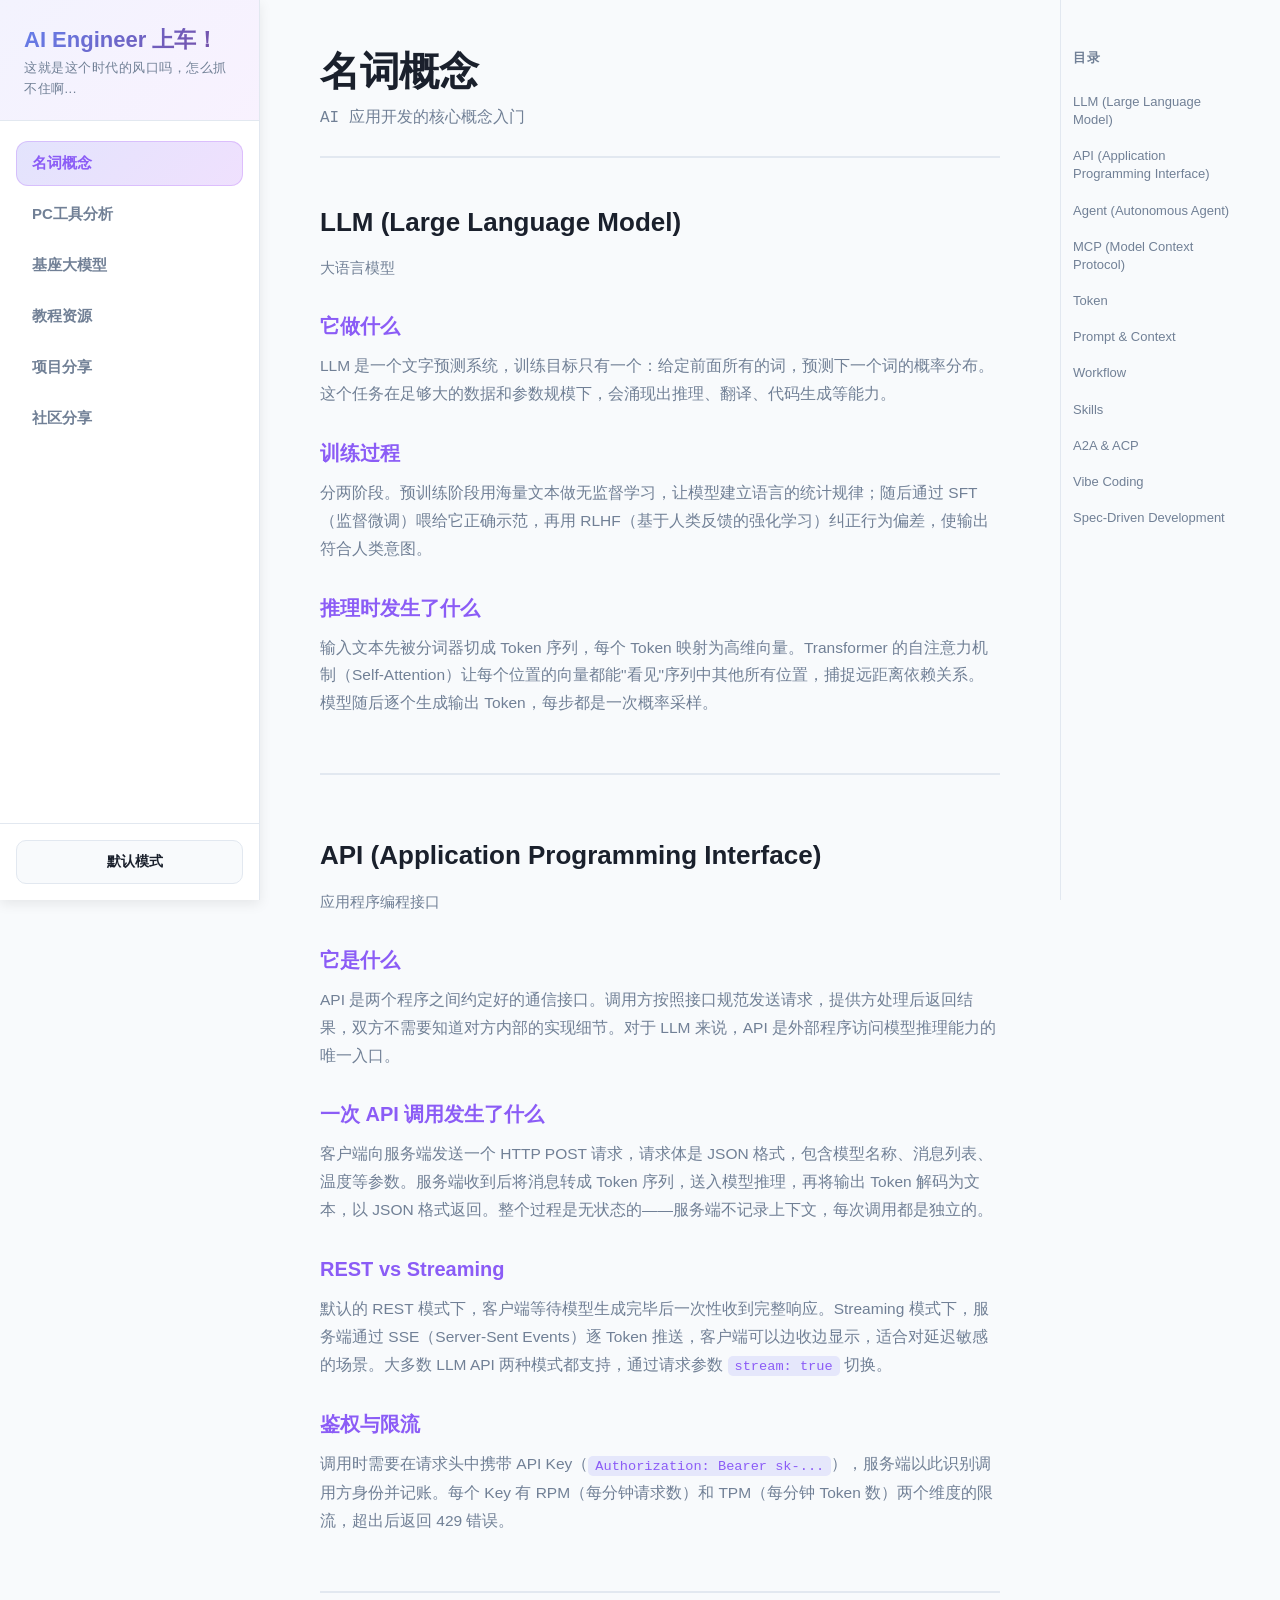
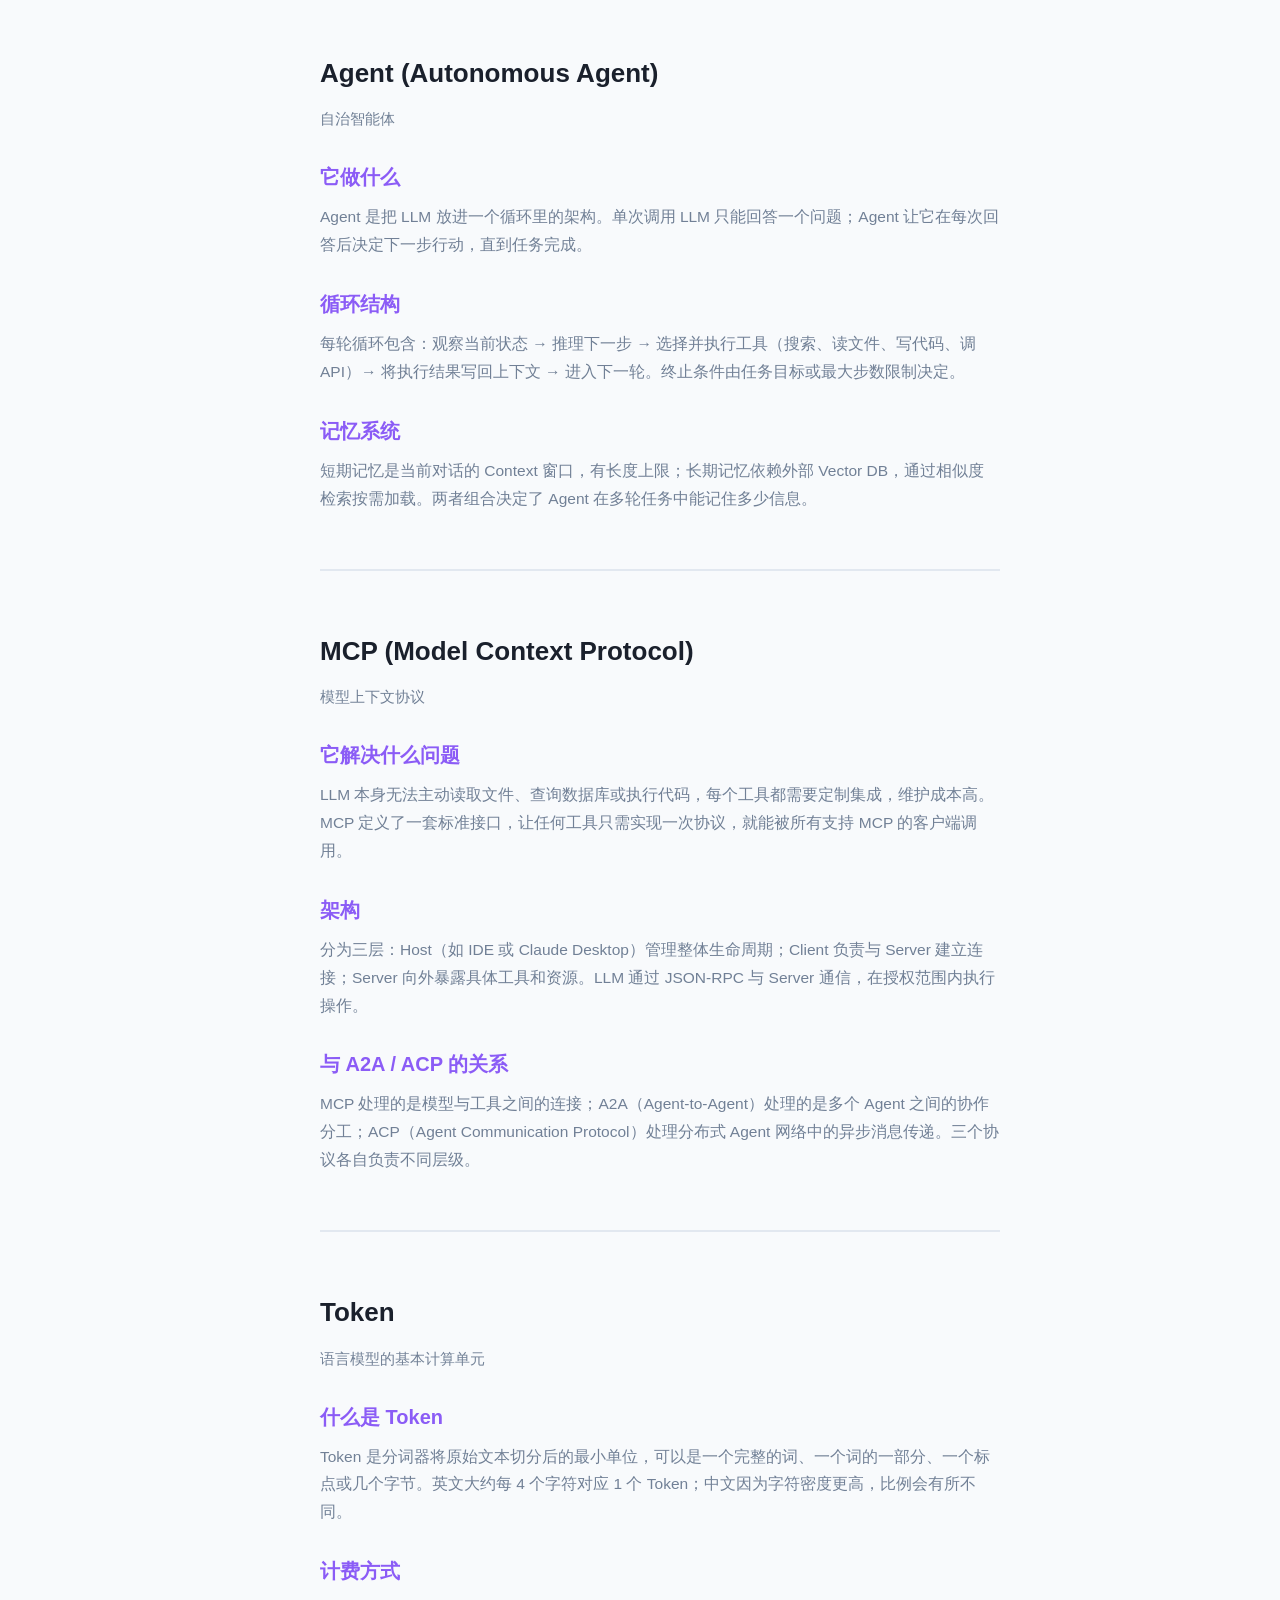
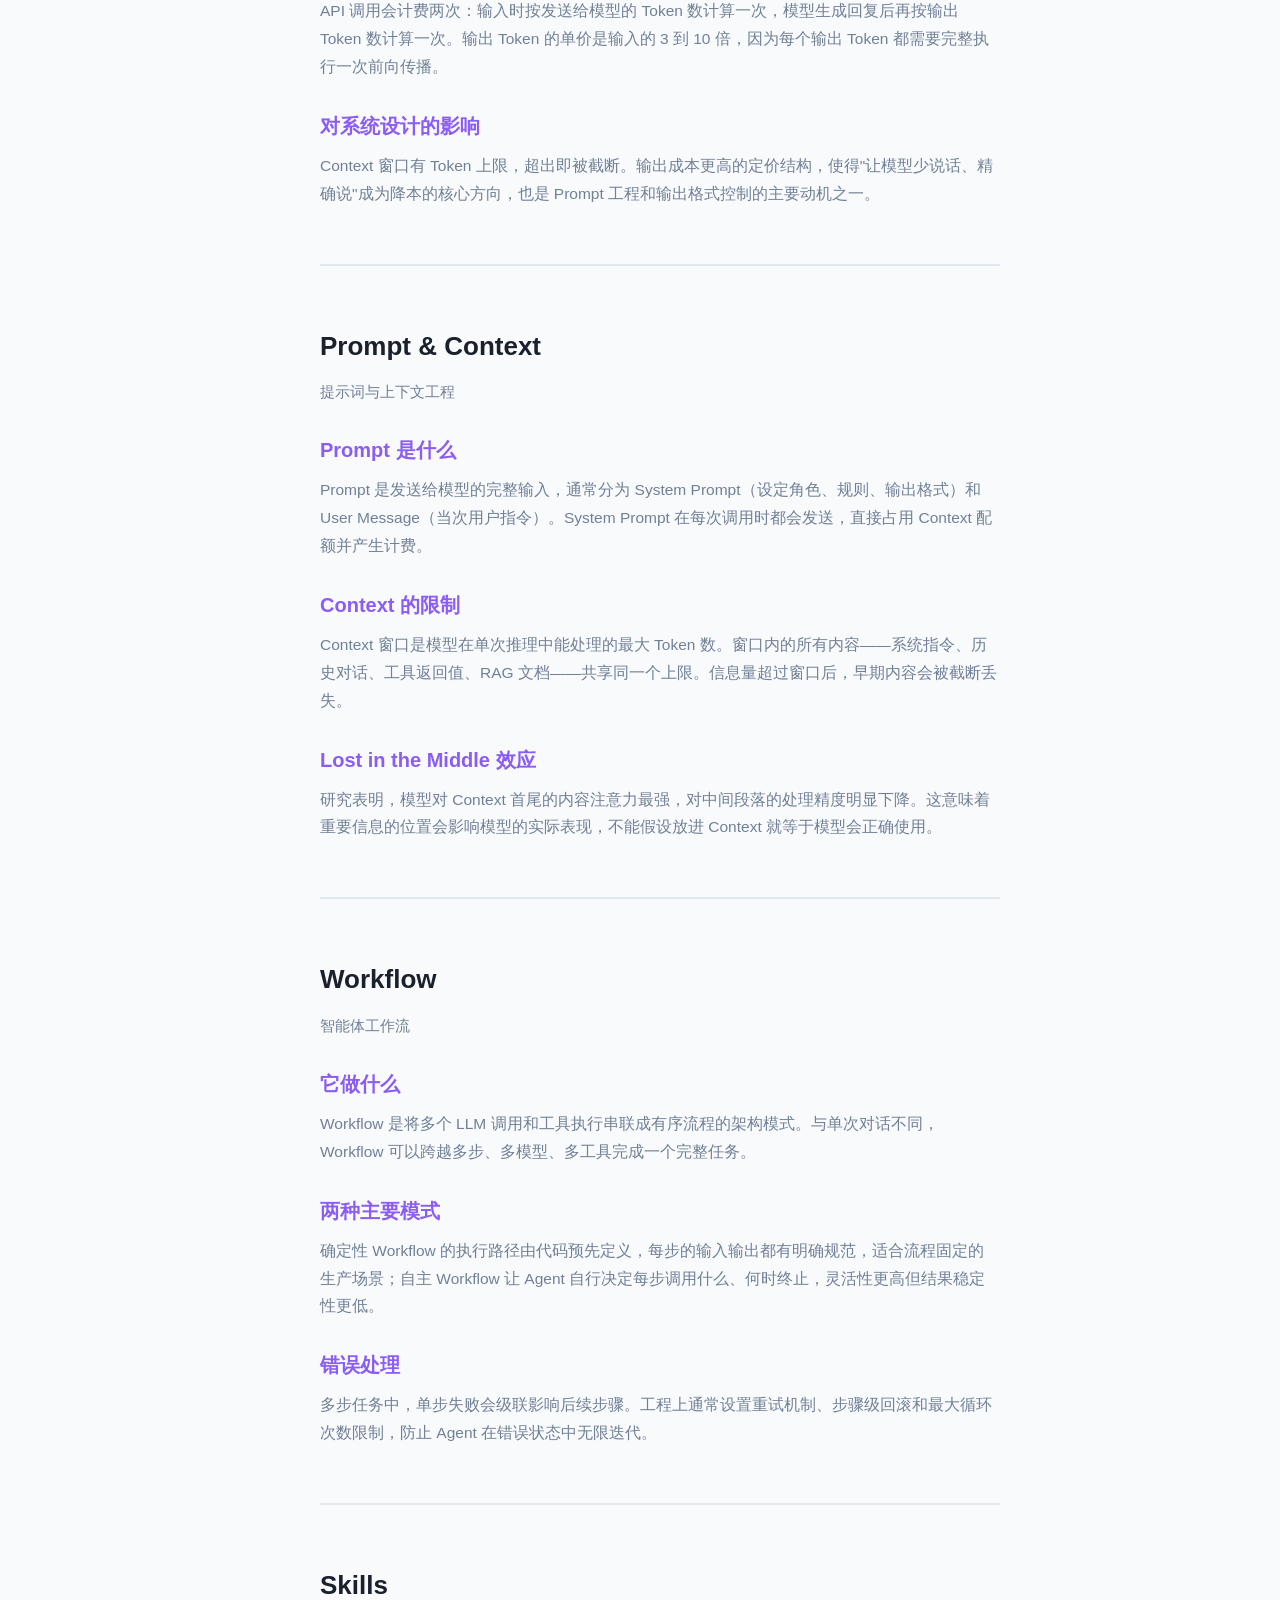
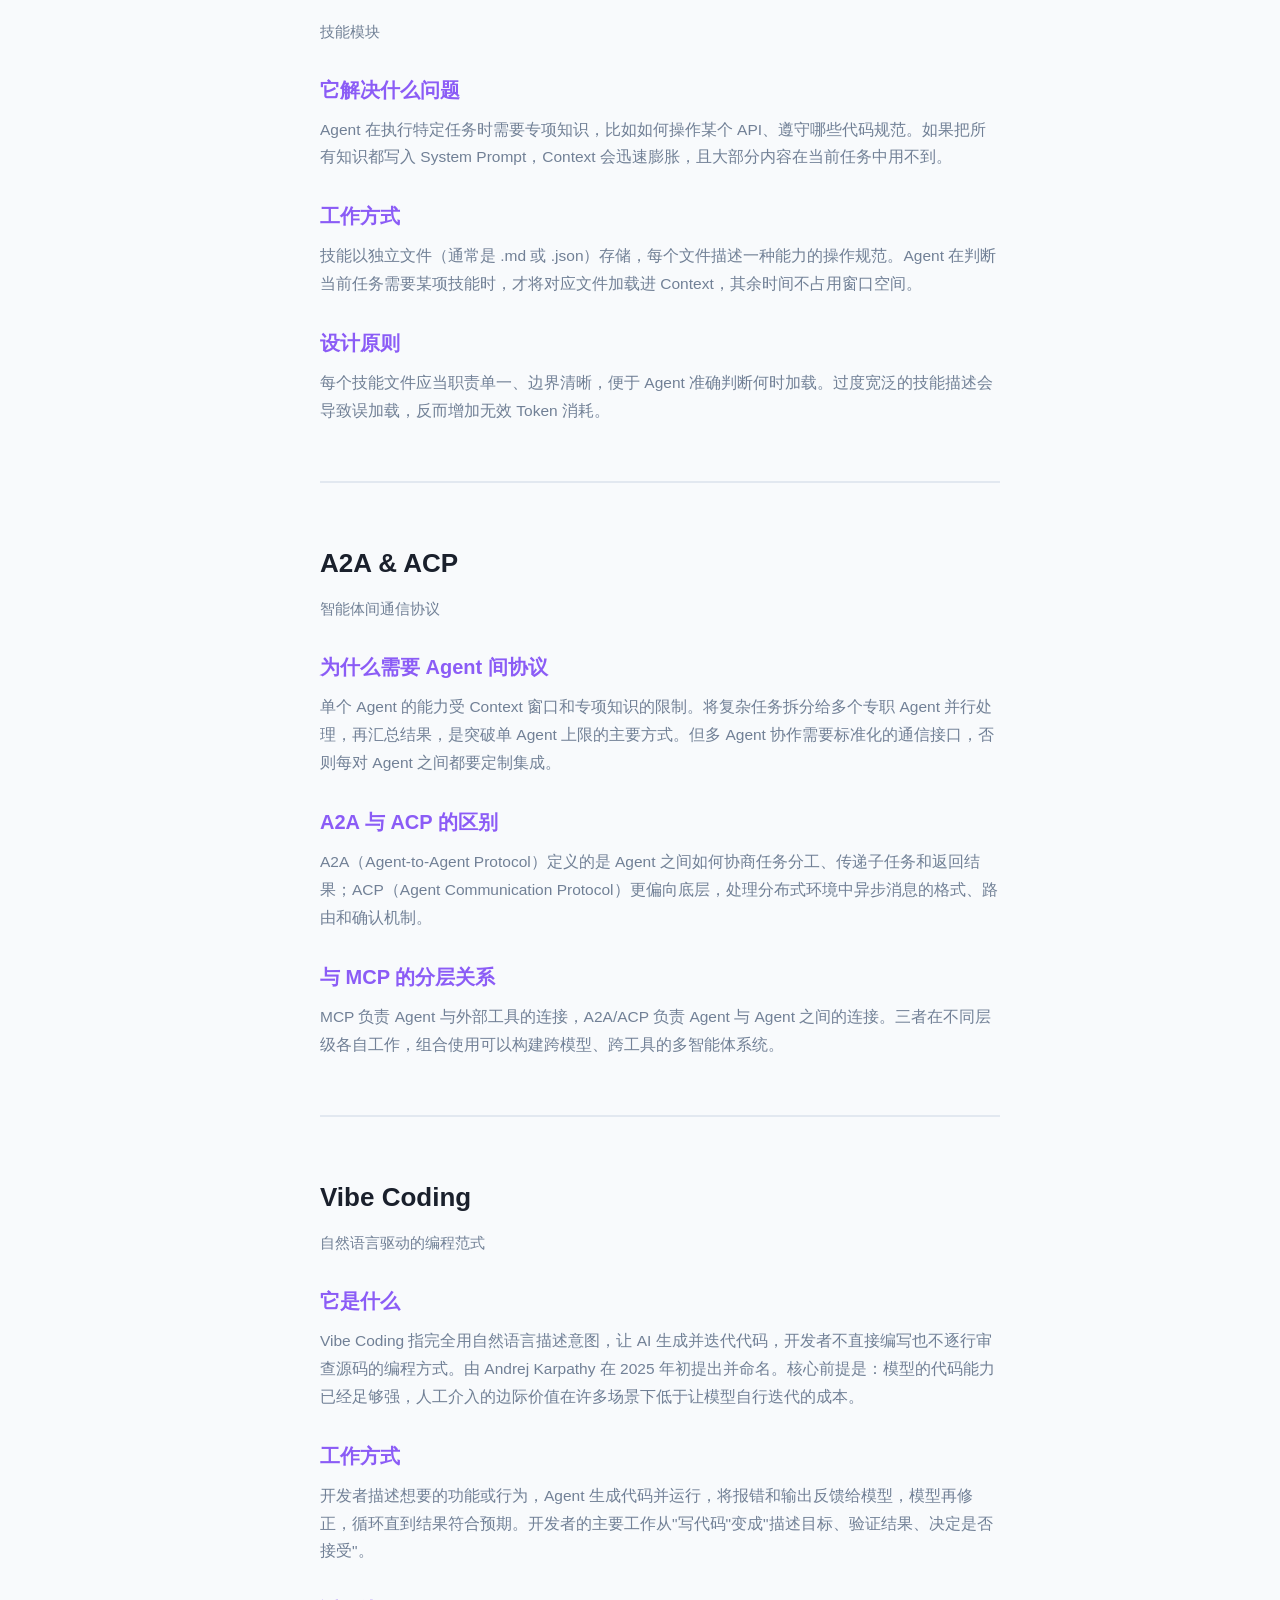
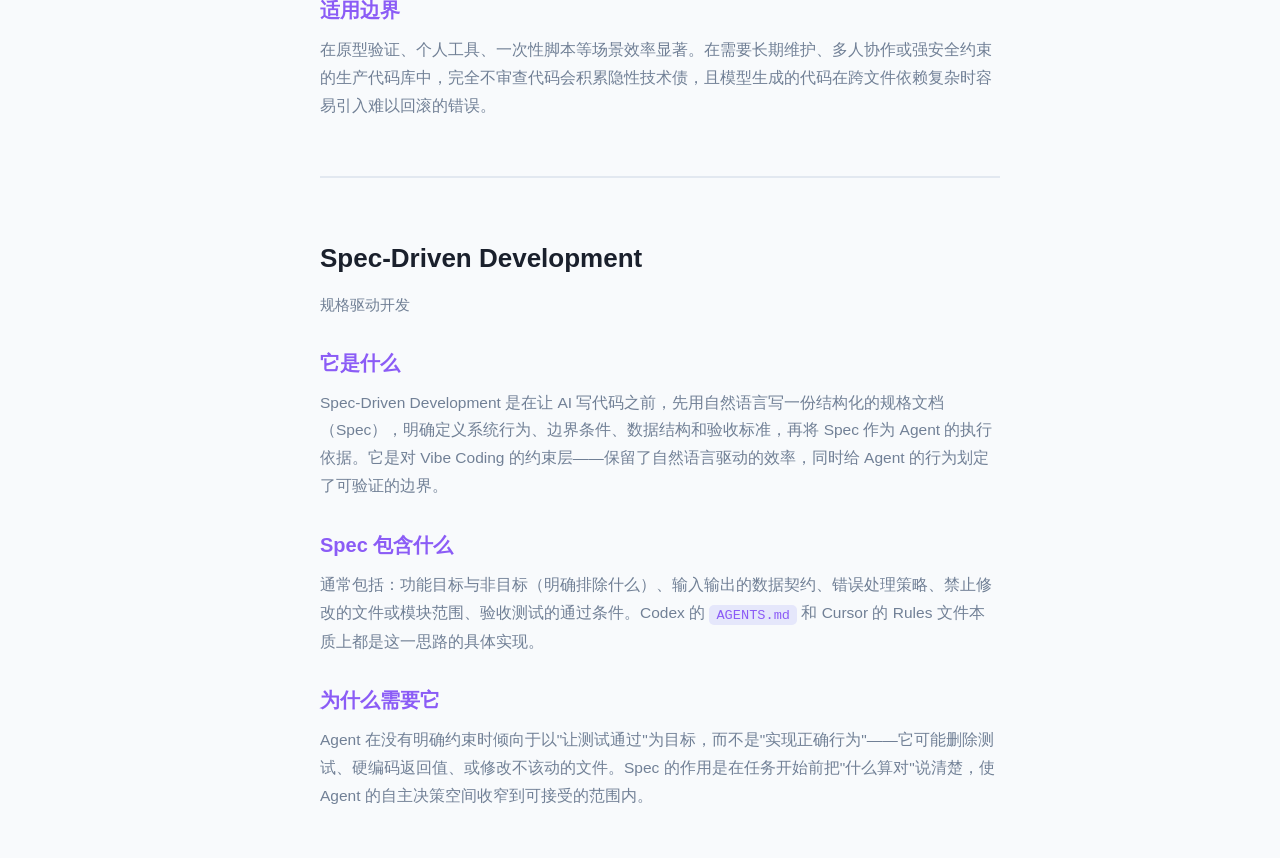
<file: index.html>
<!DOCTYPE html>
<html lang="zh-CN">
<head>
    <meta charset="UTF-8">
    <meta name="viewport" content="width=device-width, initial-scale=1.0, maximum-scale=1.0, user-scalable=no">
    <title>AI Engineer 上车</title>
    <link rel="preconnect" href="https://fonts.googleapis.cn">
    <link rel="preconnect" href="https://fonts.gstatic.com" crossorigin>
    <link href="https://fonts.googleapis.cn/css2?family=Inter:wght@400;500;600;700&family=JetBrains+Mono:wght@400;500&display=swap" rel="stylesheet">

    <!-- CSS 按职责拆分 -->
    <link rel="stylesheet" href="css/variables.css">
    <link rel="stylesheet" href="css/base.css">
    <link rel="stylesheet" href="css/layout.css">
    <link rel="stylesheet" href="css/components.css">
    <link rel="stylesheet" href="css/responsive.css">
</head>
<body data-theme="default">
    <canvas id="bg-canvas"></canvas>

    <div id="app">
        <!-- 左侧导航栏 -->
        <aside class="sidebar" id="sidebar">
            <div class="sidebar-header">
                <div class="brand-text">
                    <div class="brand-title">AI Engineer 上车！</div>
                    <div class="brand-subtitle">这就是这个时代的风口吗，怎么抓不住啊...</div>
                </div>
            </div>
            <nav class="sidebar-nav" id="sidebarNav">
                <!-- 由 JS 根据 config/nav.js 动态生成 -->
            </nav>
            <div class="theme-switcher-container">
                <button id="themeSwitcher" class="theme-btn" title="点击切换视觉风格">
                    <span class="theme-icon" id="themeIcon">✨</span>
                    <span class="theme-text" id="themeText">默认模式</span>
                </button>
            </div>
        </aside>

        <!-- 桌面端内容区（由 ContentRenderer 动态填充） -->
        <div id="desktop-panels"></div>

        <!-- 移动端（由 ContentRenderer 动态填充） -->
        <div class="mobile-only">
            <header class="mobile-header">
                <div class="mobile-header-content">
                    <div class="logo-text">AI Engineer 上车！</div>
                    <button class="menu-toggle" id="mobileMenuToggle" aria-label="菜单">
                        <span></span>
                        <span></span>
                        <span></span>
                    </button>
                </div>
            </header>
            <main class="mobile-main-content">
                <div id="mobile-panels"></div>
            </main>
        </div>
    </div>

    <!-- JS 按功能拆分，顺序：数据 → 引擎 → 渲染 → 交互 → 启动 -->
    <script src="config/nav.js"></script>
    <script src="config/content-tab1.js"></script>
    <script src="config/content-tab2.js"></script>
    <script src="config/content-tab3.js"></script>
    <script src="config/content-tab4.js"></script>
    <script src="config/content-tab5.js"></script>
    <script src="config/content-tab6.js"></script>
    <script src="config/content.js"></script>
    <script src="js/particles.js"></script>
    <script src="js/theme.js"></script>
    <script src="js/tabs.js"></script>
    <script src="js/toc.js"></script>
    <script src="js/mobile-menu.js"></script>
    <script src="js/content-renderer.js"></script>
    <script src="js/app.js"></script>

    <!-- 导航栏动态生成脚本（必须在 nav.js 加载后执行） -->
    <script>
        (function() {
            var nav = document.getElementById('sidebarNav');
            if (!nav || typeof NAV_CONFIG === 'undefined') return;
            NAV_CONFIG.forEach(function(item, index) {
                var btn = document.createElement('button');
                btn.className = 'nav-item' + (index === 0 ? ' active' : '');
                btn.dataset.tab = item.id;
                btn.innerHTML = '<span class="nav-text">' + item.label + '</span>';
                nav.appendChild(btn);
            });
        })();
    </script>
</body>
</html>
</file>
<file: css/variables.css>
/* ===================================
   CSS 变量 & 主题定义
   在这里统一管理颜色、字号、间距等设计令牌
   =================================== */

/* 浅色模式（默认） */
:root {
    --bg-primary: linear-gradient(135deg, #667eea 0%, #764ba2 100%);
    --bg-secondary: #F8FAFC;
    --card-bg: #FFFFFF;
    --card-hover: #FAFBFC;
    --text-primary: #1A202C;
    --text-secondary: #718096;
    --accent-blue: #3B82F6;
    --accent-purple: #8B5CF6;
    --accent-green: #10B981;
    --accent-orange: #F59E0B;
    --border-light: #E2E8F0;
    --shadow-sm: 0 1px 3px rgba(0, 0, 0, 0.05);
    --shadow-md: 0 4px 12px rgba(0, 0, 0, 0.08);
    --shadow-lg: 0 10px 30px rgba(0, 0, 0, 0.12);
    --bg-color: var(--bg-secondary);
    --text-main: var(--text-primary);
    --border-color: var(--border-light);
    --accent-color: var(--accent-blue);
    --font-sans: 'Inter', -apple-system, BlinkMacSystemFont, "Segoe UI", Roboto, "Helvetica Neue", Arial, sans-serif;
    --font-mono: 'JetBrains Mono', ui-monospace, SFMono-Regular, Menlo, Monaco, Consolas, "Liberation Mono", "Courier New", monospace;
    --sidebar-width: 260px;
    --toc-width: 220px;
    --header-height: 64px;
}

/* ===================================
   🌌 赛博故障主题 (Glitch & Matrix)
   =================================== */
body[data-theme="cyber"] {
    --bg-primary: #000000; /* 真正的绝对纯黑 */
    --bg-secondary: #050505; 
    --card-bg: rgba(0, 20, 10, 0.6); /* 带有极客绿的半透明背景 */
    --card-hover: rgba(0, 40, 20, 0.9);
    
    --text-primary: #00FF41; /* 经典矩阵荧光绿 */
    --text-secondary: #008F11; /* 稍暗的绿色 */
    
    /* 故障艺术核心三原色 */
    --accent-blue: #00FFFF; /* 故障青色 */
    --accent-purple: #FF003C; /* 故障红色（警告色） */
    --accent-green: #00FF41;
    --accent-orange: #FF003C;
    
    --border-light: rgba(0, 255, 65, 0.25);
    
    /* 抹杀所有现代感阴影，换成发光特效 */
    --shadow-sm: none;
    --shadow-md: none;
    --shadow-lg: none;
}

/* 强制抹除赛博模式下的所有圆角，带来极致硬切机械感 */
body[data-theme="cyber"] * {
    border-radius: 0 !important;
}
body[data-theme="cyber"] .sidebar,
body[data-theme="cyber"] .mobile-header,
body[data-theme="cyber"] .doc-toc,
body[data-theme="cyber"] .tech-card,
body[data-theme="cyber"] .model-item,
body[data-theme="cyber"] .vendor-item,
body[data-theme="cyber"] .channel-item {
    backdrop-filter: blur(12px);
    -webkit-backdrop-filter: blur(12px);
}

/* ===================================
   ⚗️ 极简矩阵 (Wireframe) 主题变量
   =================================== */
body[data-theme="wireframe"] {
    --bg-primary:  #10B981;
    --bg-secondary: #FAFAFA;
    --card-bg: #FFFFFF;
    
    /* 核心点缀色不变，依然是科技青绿 */
    --accent-blue: #000000; /* 极简模式下使用纯黑点缀，与赛博区分 */
    --accent-purple: #10B981; /* 黑客绿 */
    --accent-green: #10B981;
    
    /* 文本颜色：回归极简的黑灰组合 */
    --text-primary: #000000; 
    --text-secondary: #555555;
    
    --border-light: #E0E0E0;
    
    /* 定义网格专用的颜色变量 */
    --grid-line-color: rgba(16, 185, 129, 0.4); /* 墨绿色，半透明 */
    --grid-active-line-color: #10B981; /* 鼠标悬停时的全亮绿色 */
    --grid-card-shadow: rgba(0, 0, 0, 0.15); /* 用于卡片投影的颜色 */
}
body[data-theme="wireframe"] * {
    box-shadow: none !important;
}
body[data-theme="wireframe"] .tech-card,
body[data-theme="wireframe"] .model-item,
body[data-theme="wireframe"] .vendor-item,
body[data-theme="wireframe"] .channel-item {
    border-radius: 0;
    border: 1px solid var(--border-light);
}
body[data-theme="wireframe"] .tech-card:hover,
body[data-theme="wireframe"] .model-item:hover {
    border-color: var(--accent-purple);
    transform: none;
}
body[data-theme="wireframe"] .badge {
    border-radius: 2px;
}

/* 背景动画画布 */
#bg-canvas {
    position: fixed;
    top: 0;
    left: 0;
    width: 100vw;
    height: 100vh;
    z-index: 0;
    pointer-events: none;
    transition: opacity 0.6s ease;
    opacity: 0;
}
body[data-theme="cyber"] #bg-canvas,
body[data-theme="wireframe"] #bg-canvas {
    opacity: 1;
}
</file>
<file: css/base.css>
/* ===================================
   全局重置 & 基础排版
   =================================== */

* {
    box-sizing: border-box;
    margin: 0;
    padding: 0;
    transition: background-color 0.4s ease, border-color 0.4s ease, color 0.4s ease, box-shadow 0.4s ease;
}

html, body {
    width: 100%;
    margin: 0;
    padding: 0;
}

html {
    scroll-behavior: smooth;
    scroll-padding-top: 30px;
}

body {
    font-family: var(--font-sans);
    background-color: var(--bg-color);
    color: var(--text-main);
    line-height: 1.6;
}

#app {
    display: flex;
    min-height: 100vh;
    width: 100%;
    position: relative;
    z-index: 1;
}

/* 代码样式 */
code {
    font-family: var(--font-mono);
    background: rgba(99, 102, 241, 0.12);
    padding: 2.5px 7px;
    border-radius: 5px;
    font-size: 0.88em;
    color: var(--accent-purple);
}

a {
    color: var(--accent-blue);
    text-decoration: underline;
    text-underline-offset: 4px;
    transition: color 0.2s ease;
}
a:hover {
    color: var(--accent-purple);
}

:focus-visible {
    outline: 2px solid var(--accent-blue);
    outline-offset: 2px;
    border-radius: 6px;
}

/* 动画 */
@keyframes fadeIn {
    from { opacity: 0; transform: translateY(12px); }
    to { opacity: 1; transform: translateY(0); }
}
@keyframes contentFadeIn {
    from { opacity: 0; transform: translateY(-10px); }
    to { opacity: 1; transform: translateY(0); }
}
/* 底层粒子画布样式*/
#bg-canvas {
    position: fixed;
    top: 0;
    left: 0;
    width: 100vw;
    height: 100vh;
    z-index: 0; /* 保证在所有内容的最底层 */
    pointer-events: none; /* 穿透鼠标点击，绝对不影响阅读和滚动 */
    transition: opacity 0.6s ease;
    opacity: 0; /* 默认模式下安静地隐藏 */
}

/* 只有在切换到赛博和极简线框模式时，才唤醒粒子特效 */
body[data-theme="cyber"] #bg-canvas,
body[data-theme="wireframe"] #bg-canvas {
    opacity: 1;
}
/* ===================================
   🌌 赛博极光 (Cyber) - 专属交互动效
   =================================== */
/* 菜单按钮悬停：霓虹发光 + 玻璃透光 */
body[data-theme="cyber"] .nav-item:hover,
body[data-theme="cyber"] .theme-btn:hover {
    box-shadow: 0 0 15px rgba(0, 198, 255, 0.4);
    background: rgba(0, 198, 255, 0.1);
    color: #00c6ff;
}
/* 卡片悬停：边框亮起电光蓝 */
body[data-theme="cyber"] .tech-card:hover {
    border-color: #00c6ff;
    box-shadow: 0 0 20px rgba(0, 198, 255, 0.15);
}

/* ===================================
    极简矩阵 (Wireframe) - 专属交互动效
   =================================== */

/* 1. 光标方案：全局强制十字准星，极客感拉满 */
body[data-theme="wireframe"], 
body[data-theme="wireframe"] * {
    cursor: crosshair !important;
}

/* 2. 按钮方案：干脆的黑白反色 (取消平滑渐变，追求瞬间响应) */
body[data-theme="wireframe"] .nav-item,
body[data-theme="wireframe"] .theme-btn {
    transition: none !important; 
    border: 1px solid transparent;
}
body[data-theme="wireframe"] .nav-item:hover,
body[data-theme="wireframe"] .theme-btn:hover {
    background: #070000 !important;
    color: #FFFFFF !important;
    border-color: #000000;
}

/* 3. 交互方案：局部缩放偏移 (硬阴影 + 机械位移) */
/* 给卡片和文本加上生硬的阶梯式过渡 (step-end) */
body[data-theme="wireframe"] .tech-card,
body[data-theme="wireframe"] .doc-section p,
body[data-theme="wireframe"] .doc-section h2 {
    transition: transform 0.15s cubic-bezier(0, 1.05, 0.8, 1), box-shadow 0.15s ease;
}

/* 卡片悬停：向左上角偏移，并在右下角砸出纯黑色的粗犷硬阴影 */
body[data-theme="wireframe"] .tech-card:hover {
    transform: scale(1.005) translate(-4px, -4px) !important;
    box-shadow: 6px 6px 0px #000000 !important; 
    border-color: #000000;
}

/* 正文与标题悬停：轻微的缩放和底色反馈，模拟文本区块被 "选中" */
body[data-theme="wireframe"] .doc-section p:hover,
body[data-theme="wireframe"] .doc-section h2:hover {
    transform: translate(-2px, -2px);
    background-color: rgba(0, 0, 0, 0.04);
    box-shadow: -4px 0 0 #000000; /* 左侧出现黑色标记线 */
    padding-left: 8px; /* 配合左侧粗线做一个微推效果 */
}

/* 折叠卡片展开时光标闪烁保留 */
body[data-theme="wireframe"] details.tech-card[open] summary .summary-info h3::before {
    content: "█ ";
    color: #000000;
    animation: terminal-blink 1s step-end infinite;
    margin-right: 8px;
}

/* ===================================
    赛博故障 (Glitch) - 专属交互特效
   =================================== */

/* 1. CRT 全屏扫描线 (仅在赛博模式生效) */
body[data-theme="cyber"]::after {
    content: " ";
    display: block;
    position: fixed;
    top: 0;
    left: 0;
    bottom: 0;
    right: 0;
    background: linear-gradient(rgba(18, 16, 16, 0) 50%, rgba(0, 0, 0, 0.25) 50%), 
                linear-gradient(90deg, rgba(255, 0, 0, 0.03), rgba(0, 255, 0, 0.01), rgba(0, 0, 255, 0.03));
    z-index: 9999; /* 盖在最顶层 */
    background-size: 100% 3px, 4px 100%;
    pointer-events: none; /* 绝对不能阻挡鼠标点击 */
}

/* 2. 文字 Hover 故障闪烁特效 (RGB Split) */
@keyframes glitch-skew {
    0% { transform: skew(0deg); }
    20% { transform: skew(-8deg); }
    40% { transform: skew(8deg); }
    60% { transform: skew(-3deg); }
    80% { transform: skew(3deg); }
    100% { transform: skew(0deg); }
}

body[data-theme="cyber"] h1:hover,
body[data-theme="cyber"] h2:hover,
body[data-theme="cyber"] .nav-item:hover .nav-text {
    animation: glitch-skew 0.3s cubic-bezier(0.25, 0.46, 0.45, 0.94) both infinite;
    /* 红色和青色的重影错位 */
    text-shadow: 2px 0 var(--accent-purple), -2px 0 var(--accent-blue);
    color: #FFFFFF; /* 闪烁时变白 */
}

/* 3. 卡片 Hover 边框错位断裂特效 */
body[data-theme="cyber"] .tech-card {
    border-left: 2px solid var(--accent-green);
}
body[data-theme="cyber"] .tech-card:hover {
    border-color: var(--accent-blue);
    /* 产生锯齿状的高对比度位移 */
    box-shadow: 4px 4px 0 var(--accent-purple), -4px -4px 0 var(--accent-blue);
    transform: translate(-2px, -2px);
    transition: all 0.1s steps(3, end); /* 机械卡顿感过渡，拒绝平滑 */
}
/* ===================================
   🖥️ 赛博故障 (Glitch) - 细节修正与轻量交互
   =================================== */

/* 1. 拯救“额头”：取消暗色渐变，变为高亮荧光绿+发光 */
body[data-theme="cyber"] .brand-title {
    background: none;
    -webkit-text-fill-color: var(--accent-green);
    color: var(--accent-green);
    text-shadow: 0 0 12px rgba(0, 255, 65, 0.6);
    letter-spacing: 1px;
}
body[data-theme="cyber"] .brand-subtitle {
    color: var(--accent-blue);
    opacity: 0.8;
}

/* 2. 正文段落 (p)：轻量级色彩分离 (不扭曲文字，保证阅读) */
body[data-theme="cyber"] .doc-section p {
    transition: all 0.2s ease;
}
body[data-theme="cyber"] .doc-section p:hover {
    color: #ffffff;
    text-shadow: 1px 0 var(--accent-purple), -1px 0 var(--accent-blue);
}

/* 3. 代码块与链接：干脆的色彩反转 (黑客终端选中效果) */
body[data-theme="cyber"] code {
    background: rgba(0, 255, 65, 0.1);
    color: var(--accent-green);
    border: 1px solid rgba(0, 255, 65, 0.3);
}
body[data-theme="cyber"] code:hover,
body[data-theme="cyber"] a:hover {
    background-color: var(--accent-green);
    color: #000000;
    text-shadow: none;
    box-shadow: 0 0 10px rgba(0, 255, 65, 0.5);
}
/* ===================================
   ⚗️ 极简矩阵 (Wireframe) - 视觉与交互重塑
   =================================== */

/* 1. 拯救额头：纯正锐利的黑色，去掉所有模糊发光 */
body[data-theme="wireframe"] .brand-title {
    color: #000000 !important;
    text-shadow: none !important;
    font-weight: 900;
}
body[data-theme="wireframe"] .brand-subtitle {
    color: #555555;
}

/* 2. 强化区块分割：硬核实线边框 (Brutalism风格) */
body[data-theme="wireframe"] .tech-card,
body[data-theme="wireframe"] .doc-section {
    border: 1px solid #000000; /* 强制纯黑边框 */
    background: #ffffff;
    padding: 24px;
    margin-bottom: 30px;
    box-shadow: 4px 4px 0px rgba(0, 0, 0, 0.05); /* 默认带极弱硬阴影区分层级 */
}
body[data-theme="wireframe"] .doc-header {
    border-bottom: 2px solid rgba(32, 122, 55, 0.5);
    margin-bottom: 30px;
}

/* 3. 按钮干脆反色 */
body[data-theme="wireframe"] .nav-item,
body[data-theme="wireframe"] .theme-btn {
    transition: none !important; 
    border: 1px solid transparent;
}
body[data-theme="wireframe"] .nav-item:hover,
body[data-theme="wireframe"] .theme-btn:hover {
    background: #000000 !important;
    color: #ffffff !important;
    border-color: #000000;
}

/* 悬停区块时加深硬阴影 */
body[data-theme="wireframe"] .tech-card:hover {
    transform: translate(-2px, -2px) !important;
    box-shadow: 6px 6px 0px #000000 !important; 
    transition: transform 0.1s step-end, box-shadow 0.1s step-end;
}

/* 4. 终极全屏十字准星 (复刻示范图) */
/* 隐藏原生光标 */
body[data-theme="wireframe"], 
body[data-theme="wireframe"] * {
    cursor: none !important; 
}

/* 准星 - 竖线 */
body[data-theme="wireframe"]::before {
    content: '';
    position: fixed;
    /* 这里的 var(--mx) 会由 JS 实时传递过来 */
    left: var(--mx, -100px); 
    top: 0;
    bottom: 0;
    width: 1px;
    background-color: rgba(0, 0, 0, 0.5); /* 黑色半透明坐标轴 */
    z-index: 99999;
    pointer-events: none; /* 穿透点击，绝不影响网页使用 */
}

/* 准星 - 横线 */
body[data-theme="wireframe"]::after {
    content: '';
    position: fixed;
    top: var(--my, -100px);
    left: 0;
    right: 0;
    height: 1px;
    background-color: rgba(0, 0, 0, 0.5);
    z-index: 99999;
    pointer-events: none;
}

/* 准星 - 中心小方块 (挂载在 #app 容器上) */
body[data-theme="wireframe"] #app::after {
    content: '';
    position: fixed;
    /* 居中偏移 */
    left: calc(var(--mx, -100px) - 6px);
    top: calc(var(--my, -100px) - 6px);
    width: 12px;
    height: 12px;
    border: 1px solid #000000;
    background-color: transparent;
    z-index: 100000;
    pointer-events: none;
}
</file>
<file: css/layout.css>
/* ===================================
   布局结构：Sidebar + Main + TOC
   =================================== */

/* 左侧主导航栏 */
.sidebar {
    position: fixed;
    left: 0;
    top: 0;
    width: var(--sidebar-width);
    height: 100vh;
    background: var(--card-bg);
    border-right: 1px solid var(--border-light);
    display: flex;
    flex-direction: column;
    z-index: 999;
    transition: transform 0.3s ease, box-shadow 0.3s ease, background-color 0.4s ease;
    box-shadow: var(--shadow-md);
}
.sidebar-header {
    padding: 28px 24px 20px;
    border-bottom: 1px solid var(--border-light);
    background: linear-gradient(135deg, rgba(99, 102, 241, 0.08) 0%, rgba(168, 85, 247, 0.08) 100%);
}
.brand-title {
    font-size: 22px;
    font-weight: 800;
    color: var(--text-primary);
    line-height: 1.1;
    background: var(--bg-primary);
    -webkit-background-clip: text;
    -webkit-text-fill-color: transparent;
    background-clip: text;
}
.brand-subtitle {
    font-size: 13px;
    color: var(--text-secondary);
    font-weight: 500;
    letter-spacing: 0.5px;
    margin-top: 6px;
}
.sidebar-nav {
    flex: 1;
    padding: 20px 16px;
    overflow-y: auto;
}
.nav-item {
    width: 100%;
    display: flex;
    align-items: center;
    gap: 14px;
    padding: 13px 16px;
    border: none;
    background: transparent;
    border-radius: 12px;
    cursor: pointer;
    transition: all 0.2s ease;
    text-align: left;
    color: var(--text-secondary);
    font-size: 15px;
    font-weight: 600;
    margin-bottom: 6px;
}
.nav-item:hover {
    background: var(--card-hover);
    color: var(--text-primary);
    transform: translateX(2px);
}
.nav-item.active {
    background: linear-gradient(135deg, rgba(99, 102, 241, 0.18) 0%, rgba(168, 85, 247, 0.18) 100%);
    color: var(--accent-purple);
    box-shadow: inset 0 0 0 1px rgba(168, 85, 247, 0.25);
}
.nav-text {
    flex: 1;
}
.theme-switcher-container {
    padding: 16px;
    border-top: 1px solid var(--border-light);
    background: var(--card-bg);
    margin-top: auto;
}
.theme-btn {
    width: 100%;
    display: flex;
    align-items: center;
    justify-content: center;
    gap: 10px;
    padding: 12px;
    border: 1px solid var(--border-light);
    background: var(--bg-secondary);
    border-radius: 10px;
    cursor: pointer;
    color: var(--text-primary);
    font-weight: 600;
    font-size: 14px;
    transition: all 0.3s ease;
}
.theme-btn:hover {
    background: var(--card-hover);
    border-color: var(--accent-purple);
    transform: translateY(-2px);
    box-shadow: var(--shadow-sm);
}

/* 移动端头部 */
.mobile-header {
    display: none;
    position: fixed;
    top: 0;
    left: 0;
    right: 0;
    height: var(--header-height);
    background: rgba(255, 255, 255, 0.95);
    backdrop-filter: blur(12px);
    -webkit-backdrop-filter: blur(12px);
    border-bottom: 1px solid var(--border-light);
    z-index: 100;
}
.mobile-header-content {
    display: flex;
    align-items: center;
    justify-content: space-between;
    height: 100%;
    padding: 0 20px;
}
.logo-text {
    font-size: 18px;
    font-weight: 700;
    background: var(--bg-primary);
    -webkit-background-clip: text;
    -webkit-text-fill-color: transparent;
    background-clip: text;
}
.menu-toggle {
    width: 44px;
    height: 44px;
    display: flex;
    flex-direction: column;
    justify-content: center;
    align-items: center;
    gap: 5px;
    background: transparent;
    border: none;
    cursor: pointer;
    padding: 10px;
    border-radius: 10px;
}
.menu-toggle:hover {
    background: var(--card-hover);
}
.menu-toggle span {
    width: 22px;
    height: 2.5px;
    background: var(--text-primary);
    border-radius: 3px;
    transition: all 0.3s ease;
}

/* 电脑端 - 三栏文档布局 */
.main-content {
    flex: 1;
    margin-left: var(--sidebar-width);
    display: flex;
    min-height: 100vh;
    justify-content: center;
}
.doc-content {
    flex: 1;
    padding: 48px 60px;
    max-width: none;
    min-height: 100vh;
}
.doc-toc {
    width: var(--toc-width);
    padding: 48px 24px 48px 0;
    position: sticky;
    top: 0;
    align-self: flex-start;
    height: 100vh;
    overflow-y: auto;
    border-left: 1px solid var(--border-light);
    background: transparent;
}
.toc-title {
    font-size: 13px;
    font-weight: 700;
    text-transform: uppercase;
    letter-spacing: 1px;
    color: var(--text-secondary);
    margin-bottom: 16px;
    padding-left: 12px;
}
.toc-list {
    list-style: none;
}
.toc-item {
    margin-bottom: 2px;
}
.toc-link {
    display: block;
    padding: 8px 12px;
    font-size: 13px;
    color: var(--text-secondary);
    text-decoration: none;
    border-radius: 8px;
    transition: all 0.2s ease;
    font-weight: 500;
    line-height: 1.4;
}
.toc-link:hover {
    color: var(--text-primary);
    background: var(--card-hover);
}
.toc-link.active {
    color: var(--accent-purple);
    background: rgba(168, 85, 247, 0.1);
}

/* Tab 面板 */
.tab-panel {
    display: none;
    animation: fadeIn 0.35s ease;
}
.tab-panel.active {
    display: block;
}

/* 文档标题区 */
.doc-header {
    margin-bottom: 40px;
    padding-bottom: 24px;
    border-bottom: 2px solid var(--border-light);
}
.doc-title {
    font-size: 40px;
    font-weight: 800;
    color: var(--text-primary);
    margin-bottom: 12px;
    line-height: 1.15;
    letter-spacing: -0.5px;
}
.doc-subtitle {
    font-size: 16px;
    color: var(--text-secondary);
    font-family: var(--font-mono);
}

/* 文档章节 */
.doc-section {
    margin-bottom: 56px;
    padding-bottom: 56px;
    border-bottom: 2px solid var(--border-light);
}
.doc-section:last-child {
    margin-bottom: 0;
    padding-bottom: 0;
    border-bottom: none;
}
.doc-section h2 {
    font-size: 26px;
    font-weight: 800;
    color: var(--text-primary);
    margin-bottom: 16px;
    padding-top: 8px;
    line-height: 1.25;
}
.doc-section h3 {
    font-size: 20px;
    font-weight: 700;
    color: var(--accent-purple);
    margin: 32px 0 12px 0;
    line-height: 1.35;
}
.doc-section h4 {
    font-size: 15px;
    color: var(--accent-blue);
    margin: 24px 0 10px 0;
    text-transform: uppercase;
    letter-spacing: 0.8px;
    font-weight: 700;
}
.doc-section p {
    font-size: 15.5px;
    color: var(--text-secondary);
    margin-bottom: 18px;
    line-height: 1.8;
}
.doc-section p:last-child {
    margin-bottom: 0;
}

/* 手机端内容区 */
.mobile-only-container {
    display: none;
    padding: 0;
    margin: 0;
}
.mobile-main-content {
    margin-left: 0;
    padding: 24px 20px;
    padding-top: calc(var(--header-height) + 24px);
    padding-bottom: 24px;
    max-width: none;
}
</file>
<file: css/components.css>
/* ===================================
   组件样式：卡片、徽章、表格、列表等
   =================================== */

/* 标签样式 - 现代化徽章 */
.badge {
    font-size: 0.75rem;
    padding: 4px 10px;
    border-radius: 20px;
    font-family: var(--font-mono);
    font-weight: 600;
    border: none;
    color: white;
    display: inline-block;
    transition: all 0.3s ease;
    box-shadow: 0 2px 8px rgba(0, 0, 0, 0.1);
    position: relative;
    overflow: hidden;
}
.badge::before {
    content: '';
    position: absolute;
    top: 0;
    left: 0;
    width: 100%;
    height: 100%;
    background: linear-gradient(135deg, rgba(255, 255, 255, 0.2) 0%, rgba(255, 255, 255, 0) 100%);
    opacity: 0.5;
}
.badge.open {
    background: linear-gradient(135deg, var(--accent-green), #059669);
}
.badge.closed {
    background: linear-gradient(135deg, var(--accent-blue), #2563EB);
}

/* 大模型内部列表样式 */
.model-list {
    display: flex;
    flex-direction: column;
    gap: 16px;
    margin: 20px 0;
}
.model-item {
    background: var(--card-bg);
    padding: 16px 20px;
    border-radius: 8px;
    border-left: 4px solid var(--accent-blue);
    transition: all 0.3s ease;
    box-shadow: var(--shadow-sm);
}
.model-item:hover {
    transform: translateX(4px);
    box-shadow: var(--shadow-md);
    border-left-color: var(--accent-purple);
}
.model-item h5 {
    font-size: 1.05rem;
    margin-bottom: 6px;
    display: flex;
    align-items: center;
    gap: 10px;
    color: var(--text-primary);
}
.model-item p {
    font-size: 0.9rem;
    margin-bottom: 0;
    color: var(--text-secondary);
    line-height: 1.6;
}

/* 厂商生态系统样式 */
.vendor-ecosystem {
    display: flex;
    flex-direction: column;
    gap: 16px;
    margin: 20px 0;
}
.vendor-item {
    background: var(--card-bg);
    padding: 16px 20px;
    border-radius: 8px;
    border-left: 4px solid var(--accent-green);
    transition: all 0.3s ease;
    box-shadow: var(--shadow-sm);
}
.vendor-item:hover {
    transform: translateX(4px);
    box-shadow: var(--shadow-md);
    border-left-color: var(--accent-orange);
}
.vendor-item h5 {
    font-size: 1.05rem;
    margin-bottom: 6px;
    display: flex;
    align-items: center;
    gap: 10px;
    color: var(--text-primary);
}
.vendor-item p {
    font-size: 0.9rem;
    margin-bottom: 0;
    color: var(--text-secondary);
    line-height: 1.6;
}

/* 定价表格样式 */
.pricing-table {
    overflow-x: auto;
    margin: 20px 0;
}
.pricing-table table {
    width: 100%;
    border-collapse: collapse;
    border-radius: 8px;
    overflow: hidden;
    box-shadow: var(--shadow-sm);
}
.pricing-table thead {
    background: linear-gradient(135deg, var(--accent-blue), var(--accent-purple));
    color: white;
}
.pricing-table th {
    padding: 14px 16px;
    text-align: left;
    font-weight: 600;
    font-size: 0.95rem;
}
.pricing-table tbody tr {
    border-bottom: 1px solid var(--border-light);
    transition: background-color 0.2s ease;
}
.pricing-table tbody tr:nth-child(even) {
    background-color: rgba(0, 0, 0, 0.02);
}
.pricing-table tbody tr:hover {
    background-color: var(--card-hover);
}
.pricing-table td {
    padding: 12px 16px;
    font-size: 0.9rem;
    color: var(--text-secondary);
}
.pricing-table td:first-child {
    font-weight: 500;
    color: var(--text-primary);
}
.pricing-table .price {
    font-weight: 600;
    color: var(--accent-green);
}

/* 开源模型对比表格样式 */
.opensource-table {
    overflow-x: auto;
    margin: 20px 0;
}
.opensource-table table {
    width: 100%;
    border-collapse: collapse;
    border-radius: 8px;
    overflow: hidden;
    box-shadow: var(--shadow-sm);
}
.opensource-table thead {
    background: linear-gradient(135deg, var(--accent-green), var(--accent-blue));
    color: white;
}
.opensource-table th {
    padding: 14px 16px;
    text-align: left;
    font-weight: 600;
    font-size: 0.95rem;
}
.opensource-table tbody tr {
    border-bottom: 1px solid var(--border-light);
    transition: background-color 0.2s ease;
}
.opensource-table tbody tr:nth-child(even) {
    background-color: rgba(0, 0, 0, 0.02);
}
.opensource-table tbody tr:hover {
    background-color: var(--card-hover);
}
.opensource-table td {
    padding: 12px 16px;
    font-size: 0.9rem;
    color: var(--text-secondary);
}
.opensource-table td:first-child {
    font-weight: 500;
    color: var(--text-primary);
}
.opensource-table .license {
    font-family: var(--font-mono);
    color: var(--accent-orange);
}
.opensource-table .size {
    font-family: var(--font-mono);
    color: var(--accent-purple);
}

/* 模型获取渠道样式 */
.distribution-channels {
    display: flex;
    flex-direction: column;
    gap: 16px;
    margin: 20px 0;
}
.channel-item {
    background: var(--card-bg);
    padding: 16px 20px;
    border-radius: 8px;
    border-left: 4px solid var(--accent-orange);
    transition: all 0.3s ease;
    box-shadow: var(--shadow-sm);
}
.channel-item:hover {
    transform: translateX(4px);
    box-shadow: var(--shadow-md);
    border-left-color: var(--accent-blue);
}
.channel-item h5 {
    font-size: 1.05rem;
    margin-bottom: 6px;
    display: flex;
    align-items: center;
    gap: 10px;
    color: var(--text-primary);
}
.channel-item p {
    font-size: 0.9rem;
    margin-bottom: 0;
    color: var(--text-secondary);
    line-height: 1.6;
}

/* 折叠卡片 - 统一组件（桌面端展开，移动端折叠） */
details.tech-card {
    background: var(--card-bg);
    border: 1px solid var(--border-light);
    border-radius: 12px;
    margin-bottom: 20px;
    transition: all 0.3s cubic-bezier(0.4, 0, 0.2, 1);
    box-shadow: var(--shadow-md);
    overflow: hidden;
    position: relative;
}
details.tech-card:hover {
    box-shadow: var(--shadow-lg);
    transform: translateY(-2px);
    border-color: var(--accent-purple);
}
details.tech-card[open] {
    box-shadow: var(--shadow-lg);
    border-color: var(--accent-blue);
    background: var(--card-hover);
}
details.tech-card[open] summary {
    border-bottom: 1px solid rgba(0, 0, 0, 0.05);
}
details.tech-card summary {
    padding: 24px;
    cursor: pointer;
    list-style: none;
    display: flex;
    justify-content: space-between;
    align-items: center;
    transition: all 0.3s ease;
    position: relative;
}
details.tech-card summary::-webkit-details-marker {
    display: none;
}
details.tech-card summary::after {
    content: "›";
    font-family: var(--font-mono);
    font-size: 1.8rem;
    color: var(--accent-purple);
    margin-left: 15px;
    transition: transform 0.3s ease;
    font-weight: bold;
    transform: rotate(90deg);
}
details.tech-card[open] summary::after {
    content: "‹";
    transform: rotate(-90deg);
    color: var(--accent-blue);
}
.summary-info h3 {
    font-size: 1.3rem;
    margin-bottom: 6px;
    display: flex;
    align-items: center;
    gap: 12px;
    color: var(--text-primary);
    font-weight: 600;
}
.summary-info p {
    font-size: 0.95rem;
    color: var(--text-secondary);
    line-height: 1.5;
}
.details-content {
    padding: 0 24px 24px 24px;
    border-top: 1px solid var(--border-light);
    margin-top: 0;
    padding-top: 24px;
    animation: contentFadeIn 0.4s ease;
}
.details-content h4 {
    font-size: 1rem;
    color: var(--accent-blue);
    margin-bottom: 8px;
    text-transform: uppercase;
    letter-spacing: 0.5px;
    font-weight: 600;
}
.details-content p {
    font-size: 0.95rem;
    color: var(--text-secondary);
    margin-bottom: 16px;
    line-height: 1.7;
    text-align: justify;
}
.details-content p:last-child {
    margin-bottom: 0;
}

/* 移动端标题样式 */
.mobile-only header {
    margin-bottom: 40px;
    border-left: 4px solid var(--accent-color);
    padding-left: 15px;
}
.mobile-only header h1 {
    font-size: 2rem;
    font-weight: 700;
    margin-bottom: 8px;
    color: var(--text-primary);
    line-height: 1.2;
}
.mobile-only header .subtitle {
    font-size: 0.95rem;
    color: var(--text-secondary);
    font-family: var(--font-mono);
    line-height: 1.6;
}
</file>
<file: css/responsive.css>
/* ===================================
   响应式布局 & 移动端适配
   =================================== */

.desktop-only { display: none; }
.desktop-only.active { display: flex; }
.mobile-only { display: none; }

@media (max-width: 1024px) {
    .sidebar { transform: translateX(-100%); }
    .sidebar.open { transform: translateX(0); box-shadow: var(--shadow-lg); }
    .desktop-only { display: none !important; }
    .mobile-only { display: block !important; }
    .mobile-header { display: flex; }
    .main-content {
        margin-left: 0;
        display: block;
    }
    .doc-content {
        display: none;
    }
    .doc-toc {
        display: none;
    }
    .mobile-only .tab-content {
        display: none;
    }
    .mobile-only .tab-content.active {
        display: block;
    }
}

@media (max-width: 768px) {
    .mobile-main-content { padding: 16px; padding-top: calc(var(--header-height) + 16px); padding-bottom: 16px; }
    details.tech-card summary { padding: 18px; }
    .summary-info h3 { font-size: 1.1rem; }
    .details-content { padding: 0 18px 18px 18px; }
    .model-item { padding: 14px 16px; }
}
</file>
